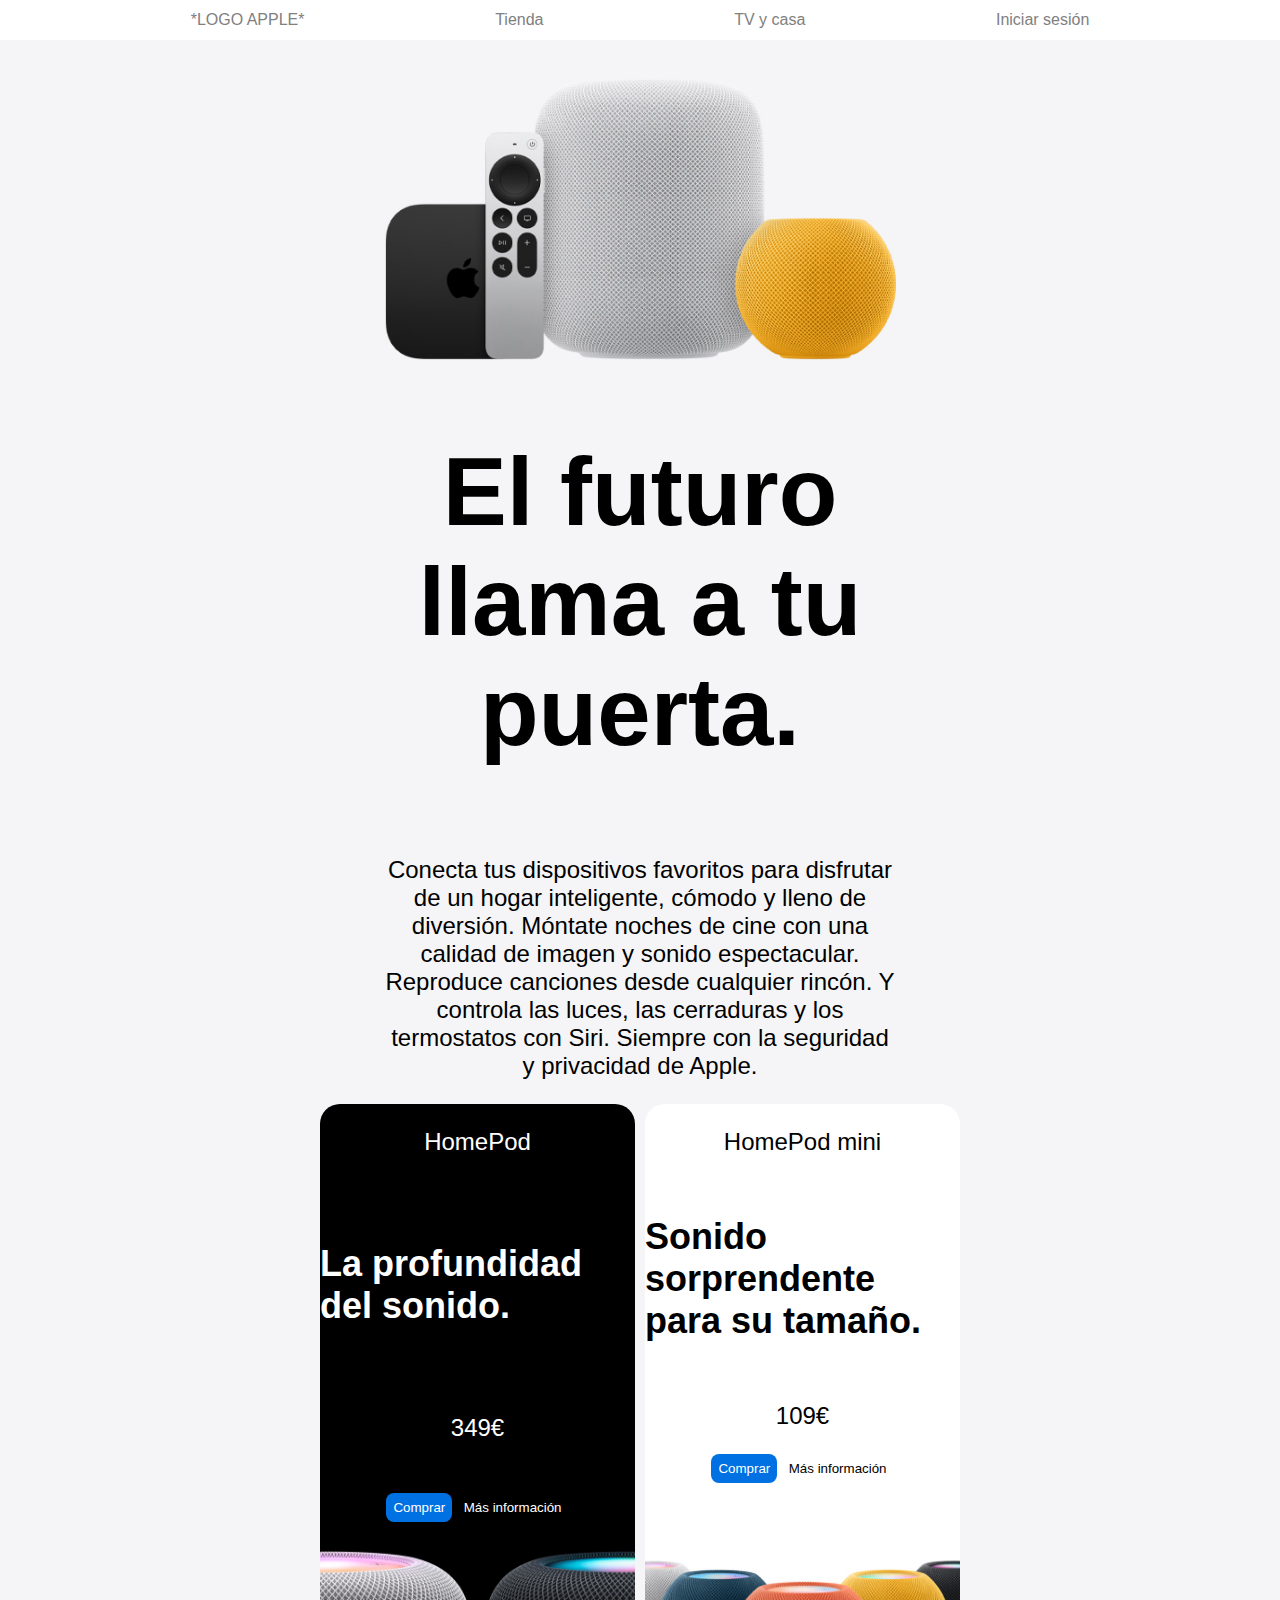
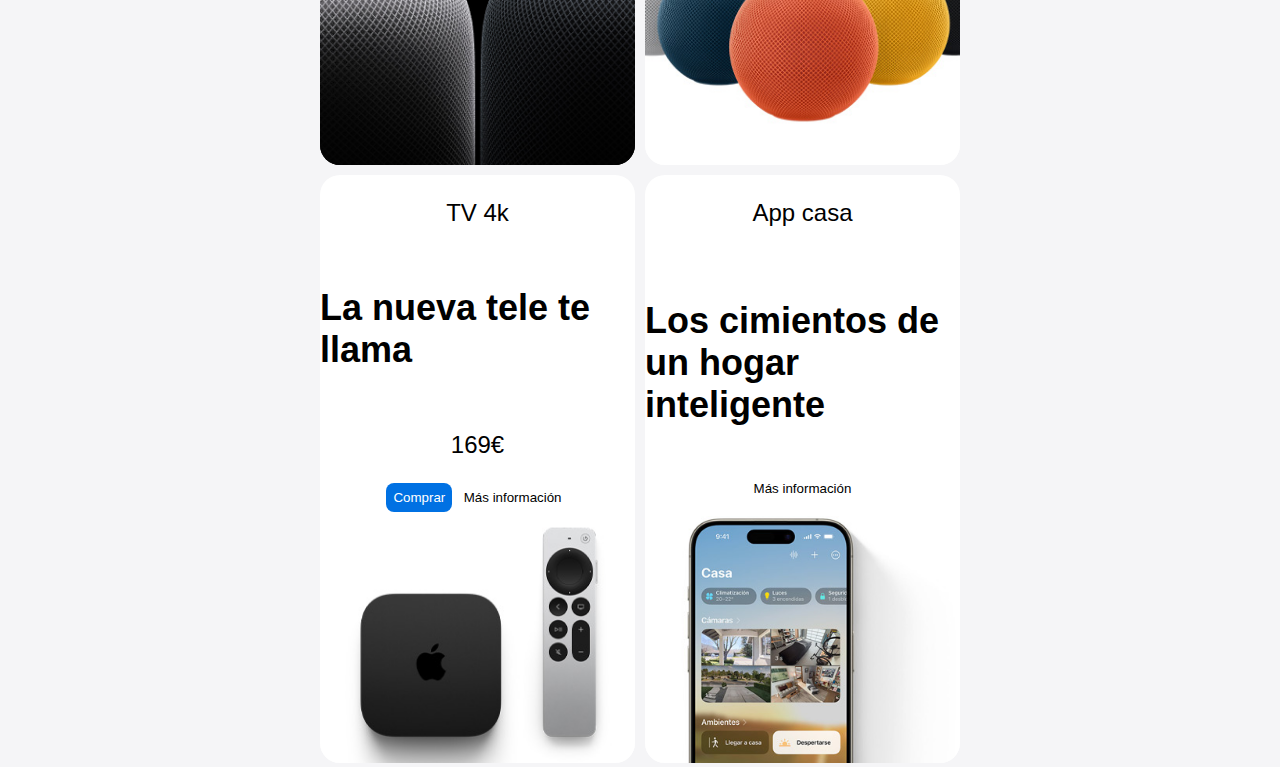
<file: tvycasa.html>
<!DOCTYPE html>
<html>

<head>
    <meta charset='utf-8'>
    <meta http-equiv='X-UA-Compatible' content='IE=edge'>
    <title>Proyecto Apple</title>
    <meta name='viewport' content='width=device-width, initial-scale=1'>
    <link rel='stylesheet' type='text/css' media='screen' href='style.css'>
</head>

<body>
    <header>
        <nav>
            <a href="index.html">*LOGO APPLE*</a>
            <a href="">Tienda</a>
            <a href="tvycasa.html">TV y casa</a>
            <a href="">Iniciar sesión</a>
        </nav>
    </header>
    <div class="container">
        <div class="container2">
            <picture>
                <source media="(min-width: 1024px)" srcset="images/hero__dbphk49ymi2q_medium.jpg">
                <source media="(min-width: 768px)" srcset="images/hero__dbphk49ymi2q_small_2x.jpg">
                <img src="images/hero__dbphk49ymi2q_large.jpg">
            </picture>
            <h1 class="titulo1">El futuro llama a tu puerta.</h1>
            <p class="parrafo1">Conecta tus dispositivos favoritos para disfrutar de un hogar inteligente, cómodo y lleno de diversión.
                Móntate noches de cine con una calidad de imagen y sonido espectacular. Reproduce canciones desde
                cualquier rincón. Y controla las luces, las cerraduras y los termostatos con Siri. Siempre con la
                seguridad y privacidad de Apple.</p>
        </div>
    </div>
    <section class="seccion1">
        <div class="container3">
            <div class="container4">
                <p class="parrafo1">HomePod</p>
                <h3 class="titulo2">La profundidad del sonido.</h3>
                <p class="parrafo1">349€</p>
                <div class="botoneseccion">
                    <button class="comprar">Comprar</button>
                    <button class="masinfo1">Más información</button>
                </div>
                <picture>
                    <source media="(min-width: 1024px)" srcset="images/homepod__eam53jjm772a_large.jpg">
                    <source media="(min-width: 768px)" srcset="images/homepod__eam53jjm772a_medium.jpg">
                    <source media="(min-width: 320px)" srcset="images/homepod__eam53jjm772a_small.jpg">
                    <img src="images/homepod__eam53jjm772a_large_2x.jpg" alt="homepod" class="imgseccion">
                </picture>

            </div>
            <div class="container5">
                <p class="parrafo1">HomePod mini</p>
                <h3 class="titulo2">Sonido sorprendente para su tamaño.</h3>
                <p class="parrafo1">109€</p>
                <div class="botoneseccion">
                    <button class="comprar">Comprar</button>
                    <button class="masinfo">Más información</button>
                </div>
                <picture>
                    <source media="(min-width: 1024px)" srcset="images/room_filling_sound__zagu3551kwyi_medium.jpg">
                    <source media="(min-width: 768px)" srcset="images/room_filling_sound__zagu3551kwyi_small.jpg">
                    <img src="images/room_filling_sound__zagu3551kwyi_large.jpg" alt="homepodmini" class="imgseccion">
                </picture>

            </div>
        </div>
        <div class="container3">
            <div class="container5">
                <p class="parrafo1">TV 4k</p>
                <h3 class="titulo2">La nueva tele te llama</h3>
                <p class="parrafo1">169€</p>
                <div class="botoneseccion">
                    <button class="comprar">Comprar</button>
                    <button class="masinfo">Más información</button>
                </div>
                <picture>
                    <source media="(min-width: 1024px)" srcset="images/apple_tv_4k__b30wcqp0pdle_medium.jpg">
                    <source media="(min-width: 768px)" srcset="images/apple_tv_4k__b30wcqp0pdle_small.jpg">
                    <img src="images/apple_tv_4k__b30wcqp0pdle_large.jpg" alt="appletv4k" class="imgseccion">
                </picture>
            </div>
            <div class="container5">
                <p class="parrafo1">App casa</p>
                <h3 class="titulo2">Los cimientos de un hogar inteligente</h3>
                <div class="botoneseccion">
                    <button class="masinfo">Más información</button>
                </div>
                <picture>
                    <source media="(min-width: 1024px)" srcset="images/homeapp__cpc1k972xys2_medium.jpg">
                    <source media="(min-width: 768px)" srcset="images/homeapp__cpc1k972xys2_small.jpg">
                    <img src="images/homeapp__cpc1k972xys2_large.jpg" alt="homeapp" class="imgseccion">
                </picture>
            </div>
        </div>
    </section>
</body>

</html>

</html>
</file>
<file: style.css>
body{
    margin: 0;
    background-color: #F5F5F7;
    font-family: Verdana, Geneva, Tahoma, sans-serif;
}

header{
    background-color: white;
    height: 40px;
}

nav{
    display: flex;
    justify-content: space-evenly;
    height: 100%;
    align-items: center;
}

a{
    text-decoration: none;
    color: gray;
}

.container{
    display: flex;
    align-items: center;
}

.container2{
    display: flex;
    flex-direction: column;
    margin-left: 30%;
    margin-right: 30%;
    margin-top: 3%;
    text-align: center;
}

.titulo1{
    font-size: 96px;
}

.parrafo1{
    font-size: 24px;
}

.titulo2{
    font-size: 36px;
}

img{
    width: 100%;
}

.titulo3{
    font-size: 56px;
}

.titulo4{
    font-size: 28px;
}

.seccion1{
    display: flex;
    flex-direction: column;
    height: 100vh;
    gap: 10px;
}

.container3{
    display: flex;
    flex-direction: row;
    margin-left: 25%;
    margin-right: 25%;
    gap: 10px;
}

.container4{
    display: flex;
    justify-content: space-between;
    flex-direction: column;
    align-items: center;
    width: 50%;
    border-radius: 20px;
    background-color: black;
    color: white;
}

.container5{
    display: flex;
    flex-direction: column;
    justify-content: space-between;
    align-items: center;
    width: 50%;
    border-radius: 20px;
    background-color: white;
}

.botonesseccion{
    display: flex;
    flex-direction: row;
    width: 100%;
    align-items: center;
}

.comprar{
    padding: 5px;
    background-color: #0071e3;
    border-radius: 8px;
    border-color: transparent;
    color: white;
}
.comprar:hover{
    background-color: #00c1e3;
    transition: 0.3s;
}
.masinfo, .masinfo1{
    padding: 5px;
    background-color: #0071e3;
    border-radius: 8px;
    border-color: transparent;
    background-color: transparent;
}
.masinfo1{
    color: white;
}

.imgseccion{
    height: 100%;
    border-bottom-left-radius: 20px;
    border-bottom-right-radius: 20px;
}

picture{
    width: 100%;
}

.containerbg1{
    height: 75vh;
    background: url(images/apple1.jpg) no-repeat;
    background-position: center;
    background-size: cover;
}

.containerbg2{
    height: 75vh;
    background: url(images/apple2.jpg) no-repeat;
    background-position: center;
    background-size: cover;

    display: flex;
    flex-direction: column;
    color: white;
    align-items: center;
}

@media all and (min-width: 320px) and (max-width: 480px){

    .titulo1{
        font-size: 48px;
    }
    .parrafo1{
        font-size: 17px;
    }
    .titulo2{
        font-size: 24px;
    }
    .titulo3{
        font-size: 32px;
    }
    
    .titulo4{
        font-size: 19px;
    }
    .container3{
        flex-direction: column;
        margin-left: 0;
        margin-right: 0;
    }
    .container4, .container5{
        width: 100%;
    }
}
@media all and (min-width: 481px) and (max-width: 768px){

    .titulo1{
        font-size: 48px;
    }
    .parrafo1{
        font-size: 21px;
    }
    .titulo2{
        font-size: 24px;
    }
    .titulo3{
        font-size: 32px;
    }
    
    .titulo4{
        font-size: 19px;
    }
    .container3{
        flex-direction: column;
        margin-left: 0;
        margin-right: 0;
    }
    .container4, .container5{
        width: 100%;
    }
}

@media all and (min-width: 769px) and (max-width: 1024px){

    .titulo1{
        font-size: 64px;
    }
    .titulo2{
        font-size: 24px;
    }
    .titulo3{
        font-size: 48px;
    }
    
    .titulo4{
        font-size: 24px;
    }
}
</file>
